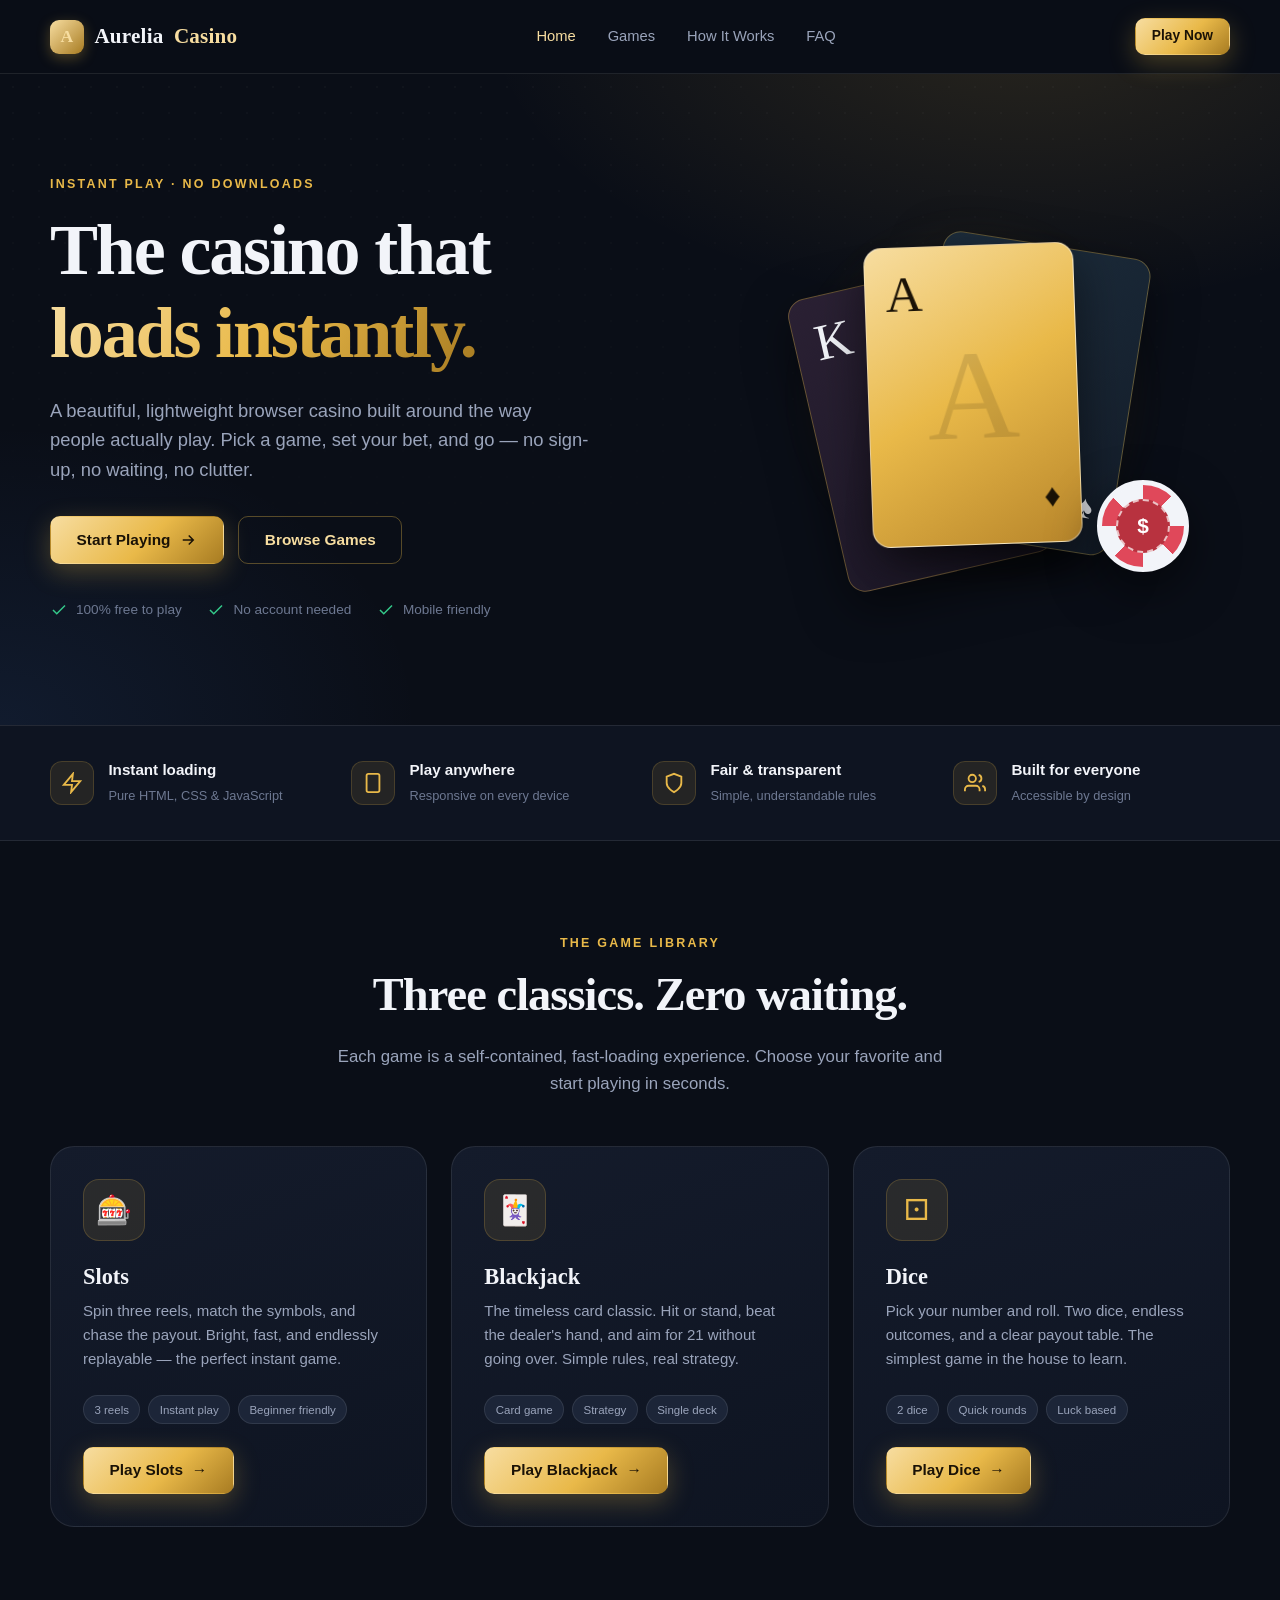
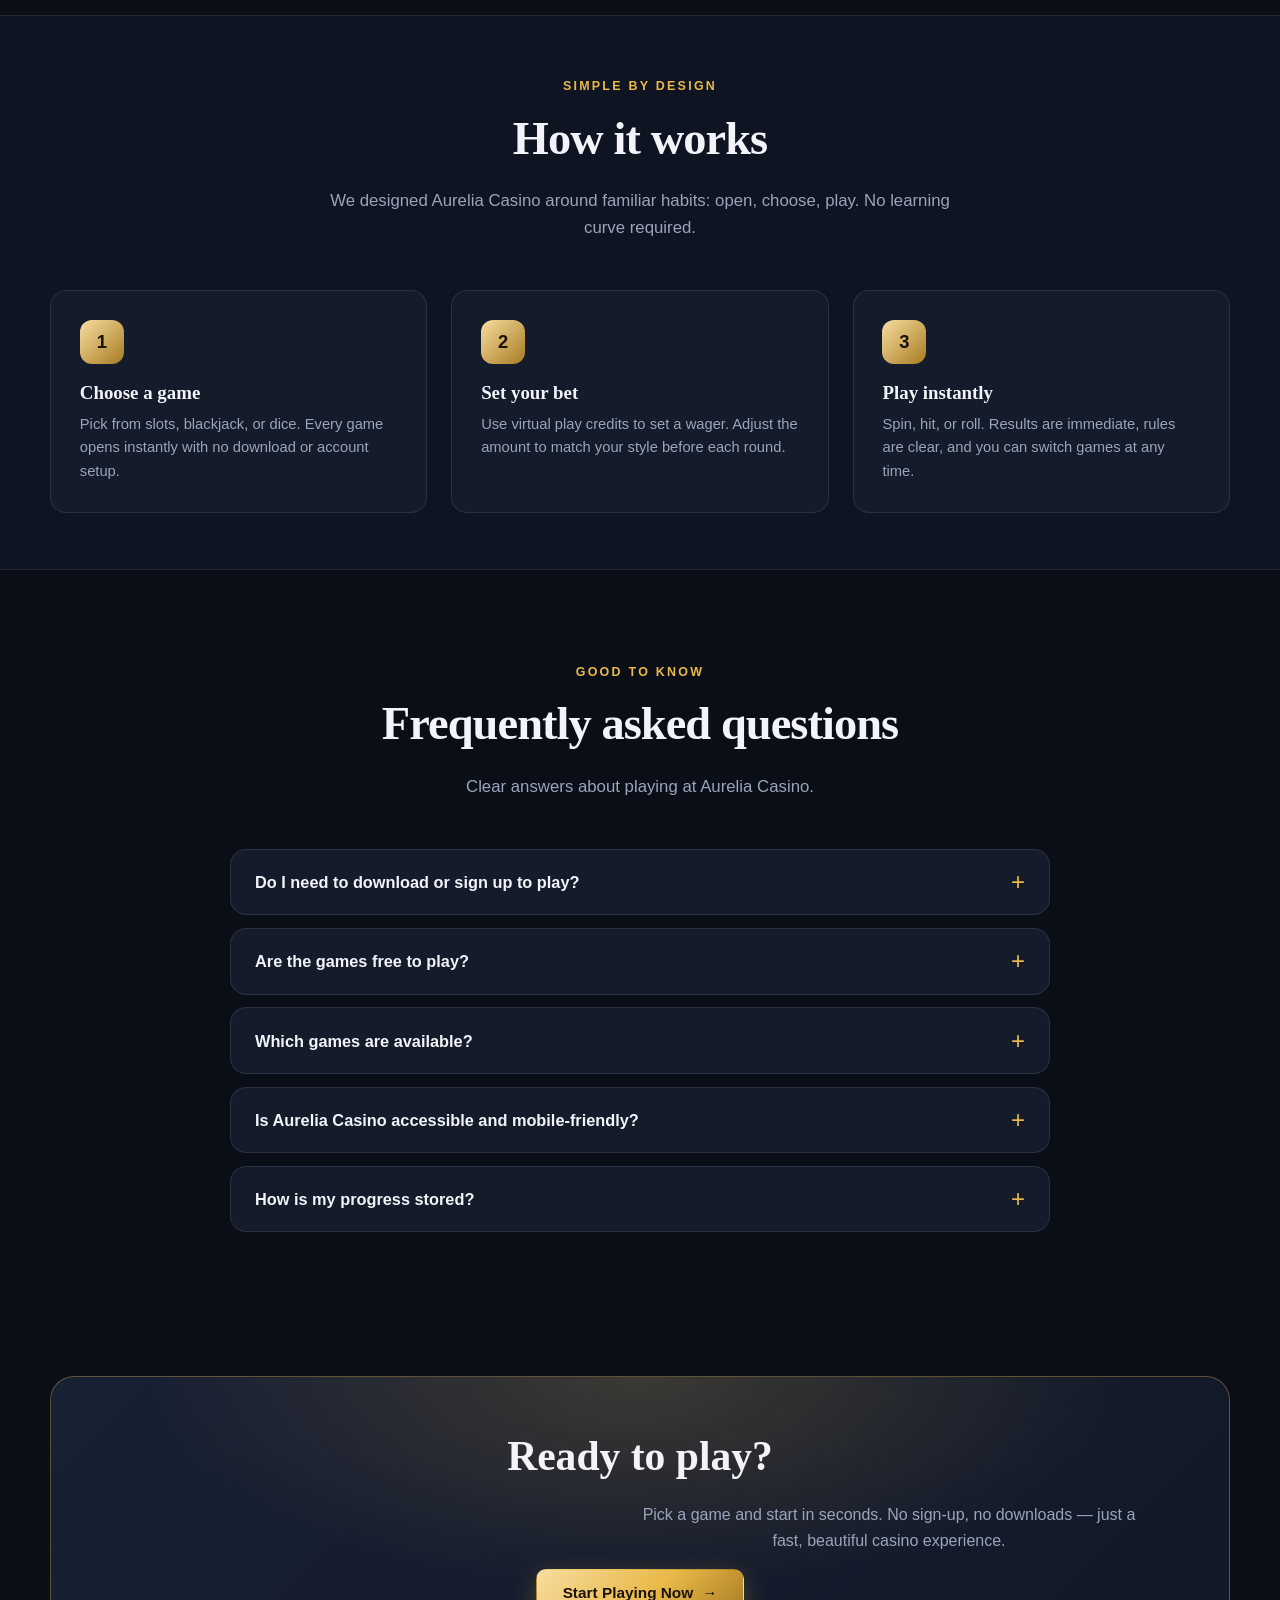
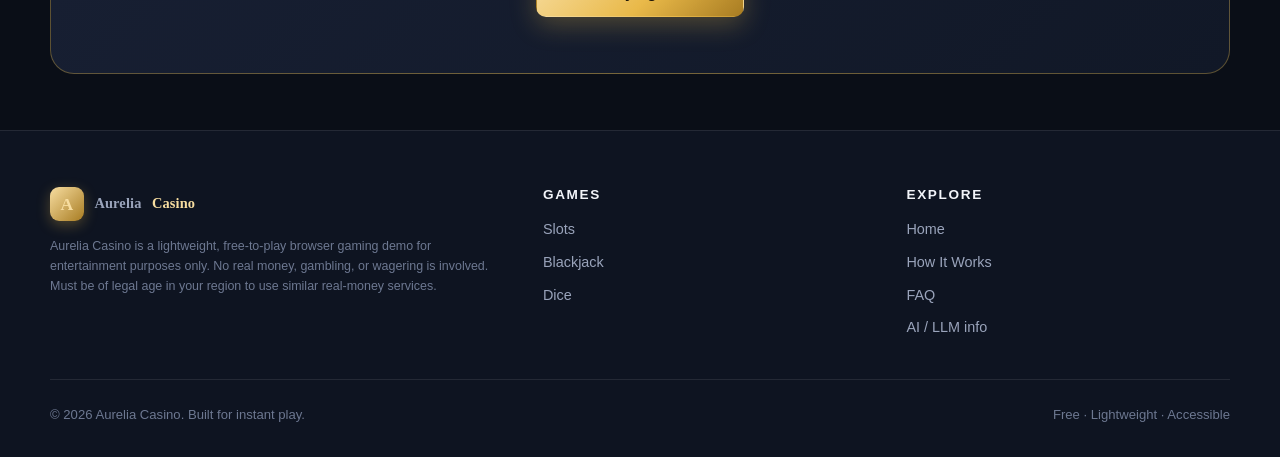
<file: index.html>
<!DOCTYPE html>
<html lang="en">
<head>
  <meta charset="UTF-8">
  <meta name="viewport" content="width=device-width, initial-scale=1.0">

  <!-- Primary meta tags -->
  <title>Aurelia Casino — Play Free Lightweight Casino Games in Your Browser</title>
  <meta name="description" content="Play free, lightweight casino games instantly in your browser. Try slots, blackjack, and dice with no downloads, no sign-up, and instant loading. A fast, accessible, open-style gaming experience.">
  <meta name="keywords" content="free casino games, browser casino, online slots, blackjack online, dice game, lightweight games, instant games, no download casino, HTML5 casino games, play casino free">
  <meta name="robots" content="index, follow, max-snippet:-1, max-image-preview:large, max-video-preview:-1">
  <meta name="author" content="Aurelia Casino">
  <meta name="theme-color" content="#0a0e17">
  <link rel="canonical" href="https://vip-4.github.io/aurelia-casino/">

  <!-- Open Graph -->
  <meta property="og:type" content="website">
  <meta property="og:site_name" content="Aurelia Casino">
  <meta property="og:title" content="Aurelia Casino — Play Free Casino Games Instantly">
  <meta property="og:description" content="A lightweight, beautiful casino experience. Play slots, blackjack, and dice in your browser — no downloads, no sign-up, instant load.">
  <meta property="og:url" content="https://vip-4.github.io/aurelia-casino/">
  <meta property="og:locale" content="en_US">

  <!-- Twitter Card -->
  <meta name="twitter:card" content="summary_large_image">
  <meta name="twitter:title" content="Aurelia Casino — Play Free Casino Games Instantly">
  <meta name="twitter:description" content="Lightweight, beautiful, instant-play casino games in your browser. No downloads, no sign-up.">
  <meta name="twitter:site" content="@aureliacasino">

  <!-- Performance: single local stylesheet, no external font requests -->
  <link rel="stylesheet" href="assets/css/styles.css">

  <!-- Structured data: WebSite + Organization + ItemList + FAQPage -->
  <script type="application/ld+json">
  {
    "@context": "https://schema.org",
    "@graph": [
      {
        "@type": "WebSite",
        "@id": "https://vip-4.github.io/aurelia-casino/#website",
        "url": "https://vip-4.github.io/aurelia-casino/",
        "name": "Aurelia Casino",
        "description": "Free, lightweight browser casino games including slots, blackjack, and dice.",
        "inLanguage": "en",
        "publisher": { "@id": "https://vip-4.github.io/aurelia-casino/#organization" }
      },
      {
        "@type": "Organization",
        "@id": "https://vip-4.github.io/aurelia-casino/#organization",
        "name": "Aurelia Casino",
        "url": "https://vip-4.github.io/aurelia-casino/",
        "description": "A lightweight, accessible browser gaming experience designed for instant play."
      },
      {
        "@type": "ItemList",
        "name": "Available casino games",
        "itemListElement": [
          { "@type": "ListItem", "position": 1, "name": "Slots", "url": "https://vip-4.github.io/aurelia-casino/games/slots.html" },
          { "@type": "ListItem", "position": 2, "name": "Blackjack", "url": "https://vip-4.github.io/aurelia-casino/games/blackjack.html" },
          { "@type": "ListItem", "position": 3, "name": "Dice", "url": "https://vip-4.github.io/aurelia-casino/games/dice.html" }
        ]
      },
      {
        "@type": "FAQPage",
        "@id": "https://vip-4.github.io/aurelia-casino/#faq",
        "mainEntity": [
          {
            "@type": "Question",
            "name": "Do I need to download or sign up to play?",
            "acceptedAnswer": { "@type": "Answer", "text": "No. Aurelia Casino runs entirely in your browser. There is no download, no installation, and no account required. Open a game and start playing instantly." }
          },
          {
            "@type": "Question",
            "name": "Are the games free to play?",
            "acceptedAnswer": { "@type": "Answer", "text": "Yes. All games use a virtual play balance and are free to play for entertainment. No real money is involved." }
          },
          {
            "@type": "Question",
            "name": "Which games are available?",
            "acceptedAnswer": { "@type": "Answer", "text": "You can play Slots, Blackjack, and Dice. Each game is lightweight, loads fast, and works on desktop and mobile devices." }
          },
          {
            "@type": "Question",
            "name": "Is Aurelia Casino accessible and mobile-friendly?",
            "acceptedAnswer": { "@type": "Answer", "text": "Yes. The interface follows accessibility best practices with semantic HTML, keyboard-friendly controls, visible focus states, and responsive layouts for all screen sizes." }
          }
        ]
      }
    ]
  }
  </script>
</head>
<body data-page="home">
  <a class="skip-link" href="#main">Skip to main content</a>

  <!-- ========== Header ========== -->
  <header class="site-header">
    <div class="container header-inner">
      <a class="brand" href="./" aria-label="Aurelia Casino home">
        <span class="brand-mark" aria-hidden="true">A</span>
        Aurelia <span>Casino</span>
      </a>
      <nav class="main-nav" id="main-nav" aria-label="Primary navigation">
        <a href="./" aria-current="page">Home</a>
        <a href="#games">Games</a>
        <a href="#how-it-works">How It Works</a>
        <a href="#faq">FAQ</a>
      </nav>
      <div class="header-actions">
        <a class="btn btn-primary btn-sm" href="games/slots.html">Play Now</a>
        <button class="menu-toggle" id="menu-toggle" aria-label="Toggle navigation" aria-expanded="false" aria-controls="main-nav">
          <svg width="22" height="22" viewBox="0 0 24 24" fill="none" stroke="currentColor" stroke-width="2" aria-hidden="true"><path d="M3 6h18M3 12h18M3 18h18"/></svg>
        </button>
      </div>
    </div>
  </header>

  <main id="main">
    <!-- ========== Hero ========== -->
    <section class="hero" aria-labelledby="hero-title">
      <div class="container hero-grid">
        <div class="hero-copy">
          <span class="eyebrow">Instant play · No downloads</span>
          <h1 id="hero-title">The casino that <span class="accent">loads instantly.</span></h1>
          <p class="hero-lead">A beautiful, lightweight browser casino built around the way people actually play. Pick a game, set your bet, and go — no sign-up, no waiting, no clutter.</p>
          <div class="hero-actions">
            <a class="btn btn-primary" href="games/slots.html">
              Start Playing
              <svg width="18" height="18" viewBox="0 0 24 24" fill="none" stroke="currentColor" stroke-width="2" aria-hidden="true"><path d="M5 12h14M13 6l6 6-6 6"/></svg>
            </a>
            <a class="btn btn-outline" href="#games">Browse Games</a>
          </div>
          <div class="hero-trust">
            <div><svg width="18" height="18" viewBox="0 0 24 24" fill="none" stroke="currentColor" stroke-width="2" aria-hidden="true"><path d="M20 6L9 17l-5-5"/></svg> 100% free to play</div>
            <div><svg width="18" height="18" viewBox="0 0 24 24" fill="none" stroke="currentColor" stroke-width="2" aria-hidden="true"><path d="M20 6L9 17l-5-5"/></svg> No account needed</div>
            <div><svg width="18" height="18" viewBox="0 0 24 24" fill="none" stroke="currentColor" stroke-width="2" aria-hidden="true"><path d="M20 6L9 17l-5-5"/></svg> Mobile friendly</div>
          </div>
        </div>
        <div class="hero-visual" aria-hidden="true">
          <div class="glow-ring"></div>
          <div class="float-card card-a"><span class="rank">K</span><span class="suit">&#9829;</span></div>
          <div class="float-card card-b"><span class="rank">Q</span><span class="suit">&#9824;</span></div>
          <div class="float-card card-main"><span class="rank">A</span><span class="suit">&#9830;</span></div>
          <div class="chip"><span>$</span></div>
        </div>
      </div>
    </section>

    <!-- ========== Trust bar ========== -->
    <section class="trust-bar" aria-label="Key benefits">
      <div class="container trust-grid">
        <div class="trust-item">
          <span class="ico" aria-hidden="true"><svg width="22" height="22" viewBox="0 0 24 24" fill="none" stroke="currentColor" stroke-width="2"><path d="M13 2L3 14h9l-1 8 10-12h-9l1-8z"/></svg></span>
          <span><strong>Instant loading</strong><small>Pure HTML, CSS &amp; JavaScript</small></span>
        </div>
        <div class="trust-item">
          <span class="ico" aria-hidden="true"><svg width="22" height="22" viewBox="0 0 24 24" fill="none" stroke="currentColor" stroke-width="2"><rect x="5" y="2" width="14" height="20" rx="2"/><path d="M12 18h.01"/></svg></span>
          <span><strong>Play anywhere</strong><small>Responsive on every device</small></span>
        </div>
        <div class="trust-item">
          <span class="ico" aria-hidden="true"><svg width="22" height="22" viewBox="0 0 24 24" fill="none" stroke="currentColor" stroke-width="2"><path d="M12 22s8-4 8-10V5l-8-3-8 3v7c0 6 8 10 8 10z"/></svg></span>
          <span><strong>Fair &amp; transparent</strong><small>Simple, understandable rules</small></span>
        </div>
        <div class="trust-item">
          <span class="ico" aria-hidden="true"><svg width="22" height="22" viewBox="0 0 24 24" fill="none" stroke="currentColor" stroke-width="2"><path d="M17 21v-2a4 4 0 00-4-4H5a4 4 0 00-4 4v2"/><circle cx="9" cy="7" r="4"/><path d="M23 21v-2a4 4 0 00-3-3.87M16 3.13a4 4 0 010 7.75"/></svg></span>
          <span><strong>Built for everyone</strong><small>Accessible by design</small></span>
        </div>
      </div>
    </section>

    <!-- ========== Games ========== -->
    <section class="section" id="games" aria-labelledby="games-title">
      <div class="container">
        <div class="text-center" style="margin-bottom:3rem">
          <span class="eyebrow">The game library</span>
          <h2 class="section-title" id="games-title">Three classics. Zero waiting.</h2>
          <p class="section-lead mx-auto">Each game is a self-contained, fast-loading experience. Choose your favorite and start playing in seconds.</p>
        </div>
        <div class="grid-3">
          <article class="game-card">
            <span class="game-icon" aria-hidden="true">&#127920;</span>
            <h3>Slots</h3>
            <p>Spin three reels, match the symbols, and chase the payout. Bright, fast, and endlessly replayable — the perfect instant game.</p>
            <div class="game-meta"><span class="tag">3 reels</span><span class="tag">Instant play</span><span class="tag">Beginner friendly</span></div>
            <a class="btn btn-primary" href="games/slots.html">Play Slots <span aria-hidden="true">&rarr;</span></a>
          </article>
          <article class="game-card">
            <span class="game-icon" aria-hidden="true">&#127183;</span>
            <h3>Blackjack</h3>
            <p>The timeless card classic. Hit or stand, beat the dealer's hand, and aim for 21 without going over. Simple rules, real strategy.</p>
            <div class="game-meta"><span class="tag">Card game</span><span class="tag">Strategy</span><span class="tag">Single deck</span></div>
            <a class="btn btn-primary" href="games/blackjack.html">Play Blackjack <span aria-hidden="true">&rarr;</span></a>
          </article>
          <article class="game-card">
            <span class="game-icon" aria-hidden="true">&#9856;</span>
            <h3>Dice</h3>
            <p>Pick your number and roll. Two dice, endless outcomes, and a clear payout table. The simplest game in the house to learn.</p>
            <div class="game-meta"><span class="tag">2 dice</span><span class="tag">Quick rounds</span><span class="tag">Luck based</span></div>
            <a class="btn btn-primary" href="games/dice.html">Play Dice <span aria-hidden="true">&rarr;</span></a>
          </article>
        </div>
      </div>
    </section>

    <!-- ========== How it works ========== -->
    <section class="section section-sm" id="how-it-works" aria-labelledby="how-title" style="background:var(--bg-alt);border-block:1px solid var(--border)">
      <div class="container">
        <div class="text-center" style="margin-bottom:3rem">
          <span class="eyebrow">Simple by design</span>
          <h2 class="section-title" id="how-title">How it works</h2>
          <p class="section-lead mx-auto">We designed Aurelia Casino around familiar habits: open, choose, play. No learning curve required.</p>
        </div>
        <div class="grid-3">
          <div class="step">
            <div class="step-num">1</div>
            <h3>Choose a game</h3>
            <p>Pick from slots, blackjack, or dice. Every game opens instantly with no download or account setup.</p>
          </div>
          <div class="step">
            <div class="step-num">2</div>
            <h3>Set your bet</h3>
            <p>Use virtual play credits to set a wager. Adjust the amount to match your style before each round.</p>
          </div>
          <div class="step">
            <div class="step-num">3</div>
            <h3>Play instantly</h3>
            <p>Spin, hit, or roll. Results are immediate, rules are clear, and you can switch games at any time.</p>
          </div>
        </div>
      </div>
    </section>

    <!-- ========== FAQ ========== -->
    <section class="section" id="faq" aria-labelledby="faq-title">
      <div class="container">
        <div class="text-center" style="margin-bottom:3rem">
          <span class="eyebrow">Good to know</span>
          <h2 class="section-title" id="faq-title">Frequently asked questions</h2>
          <p class="section-lead mx-auto">Clear answers about playing at Aurelia Casino.</p>
        </div>
        <div class="faq-list">
          <details class="faq">
            <summary>Do I need to download or sign up to play?</summary>
            <div class="faq-body">No. Aurelia Casino runs entirely in your browser. There is no download, no installation, and no account required. Open a game and start playing instantly.</div>
          </details>
          <details class="faq">
            <summary>Are the games free to play?</summary>
            <div class="faq-body">Yes. All games use a virtual play balance and are free to play for entertainment. No real money is involved, and there are no purchases.</div>
          </details>
          <details class="faq">
            <summary>Which games are available?</summary>
            <div class="faq-body">You can play Slots, Blackjack, and Dice. Each game is lightweight, loads fast, and works on desktop and mobile devices.</div>
          </details>
          <details class="faq">
            <summary>Is Aurelia Casino accessible and mobile-friendly?</summary>
            <div class="faq-body">Yes. The interface follows accessibility best practices with semantic HTML, keyboard-friendly controls, visible focus states, and responsive layouts for all screen sizes.</div>
          </details>
          <details class="faq">
            <summary>How is my progress stored?</summary>
            <div class="faq-body">Your virtual balance is stored locally in your browser using local storage. You can reset it at any time from any game page.</div>
          </details>
        </div>
      </div>
    </section>

    <!-- ========== CTA ========== -->
    <section class="section-sm" aria-label="Call to action">
      <div class="container">
        <div class="cta-band">
          <h2>Ready to play?</h2>
          <p>Pick a game and start in seconds. No sign-up, no downloads — just a fast, beautiful casino experience.</p>
          <a class="btn btn-primary" href="games/slots.html">Start Playing Now <span aria-hidden="true">&rarr;</span></a>
        </div>
      </div>
    </section>
  </main>

  <!-- ========== Footer ========== -->
  <footer class="site-footer">
    <div class="container">
      <div class="footer-grid">
        <div>
          <a class="brand" href="./"><span class="brand-mark" aria-hidden="true">A</span>Aurelia <span>Casino</span></a>
          <p class="disclaimer">Aurelia Casino is a lightweight, free-to-play browser gaming demo for entertainment purposes only. No real money, gambling, or wagering is involved. Must be of legal age in your region to use similar real-money services.</p>
        </div>
        <div>
          <h3>Games</h3>
          <ul>
            <li><a href="games/slots.html">Slots</a></li>
            <li><a href="games/blackjack.html">Blackjack</a></li>
            <li><a href="games/dice.html">Dice</a></li>
          </ul>
        </div>
        <div>
          <h3>Explore</h3>
          <ul>
            <li><a href="./">Home</a></li>
            <li><a href="#how-it-works">How It Works</a></li>
            <li><a href="#faq">FAQ</a></li>
            <li><a href="llms.txt">AI / LLM info</a></li>
          </ul>
        </div>
      </div>
      <div class="footer-bottom">
        <span>&copy; 2026 Aurelia Casino. Built for instant play.</span>
        <span>Free · Lightweight · Accessible</span>
      </div>
    </div>
  </footer>

  <script src="assets/js/site.js" defer></script>
</body>
</html>
</file>
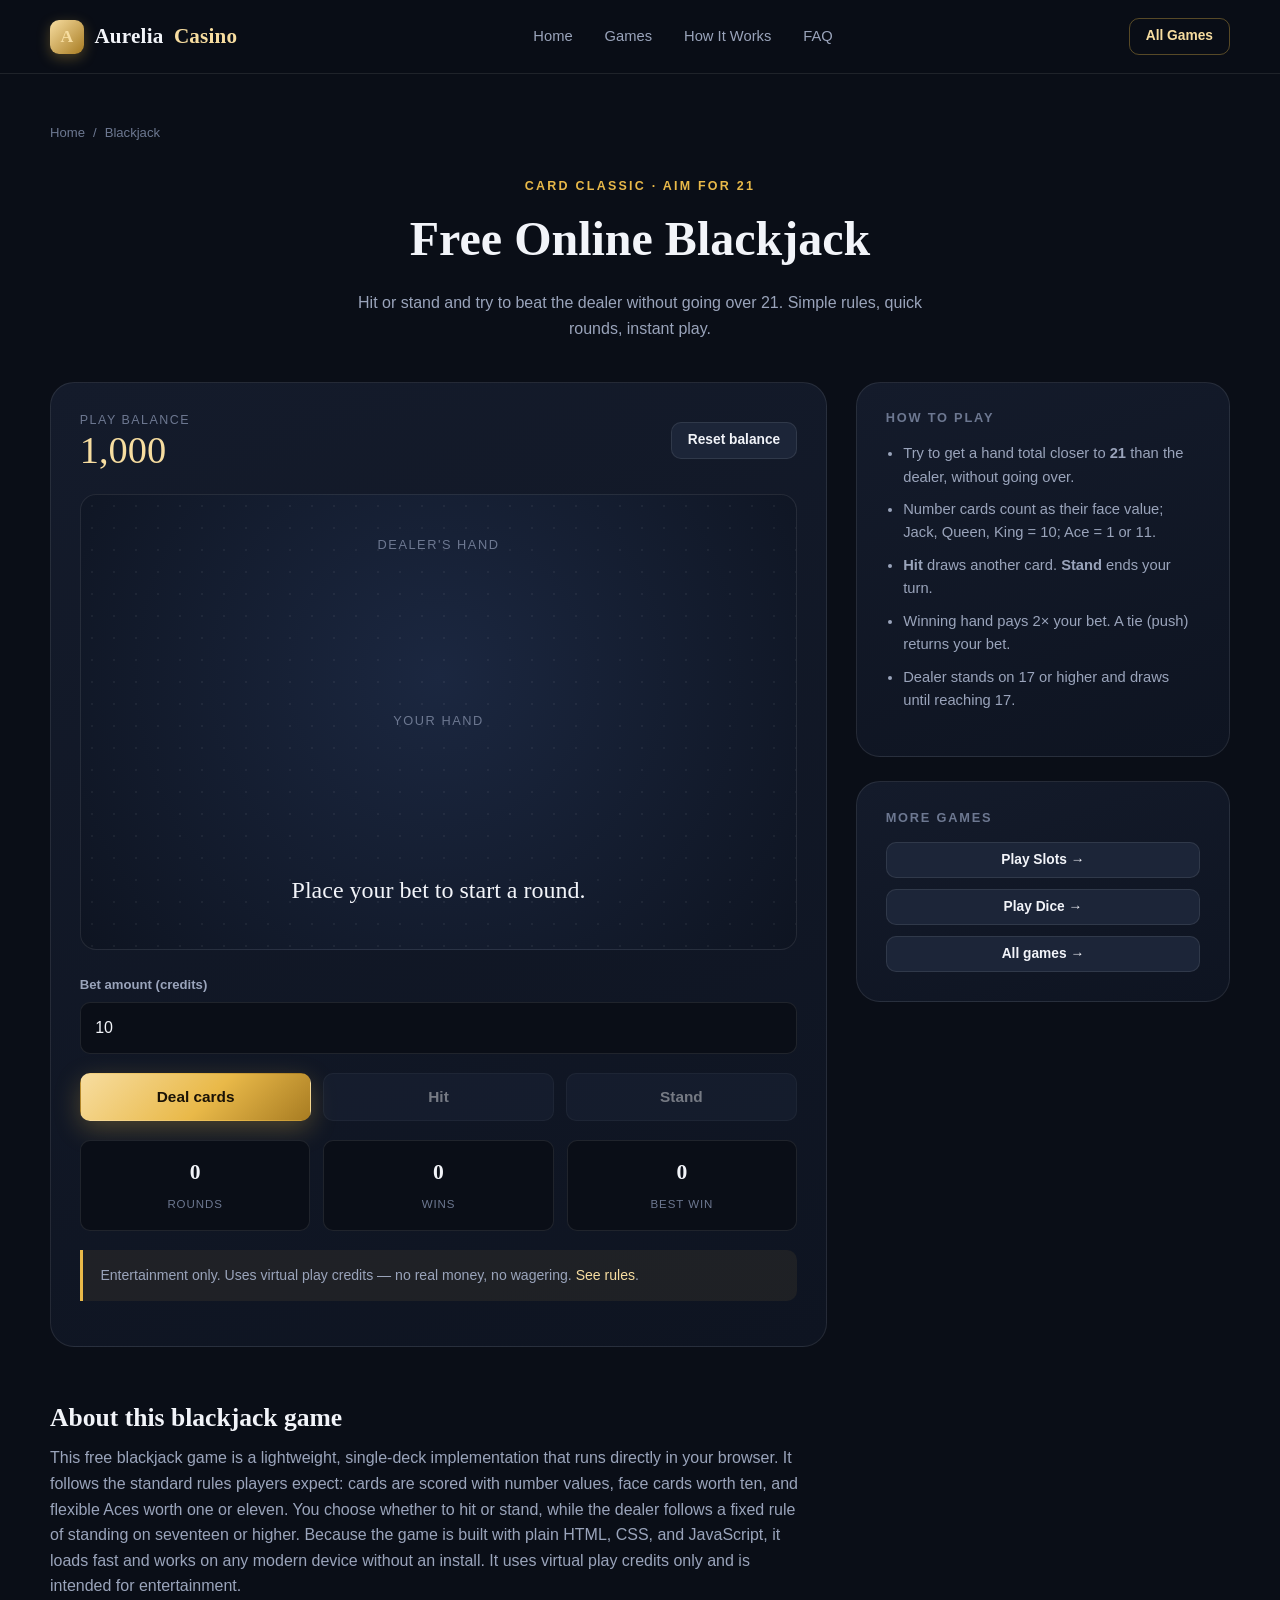
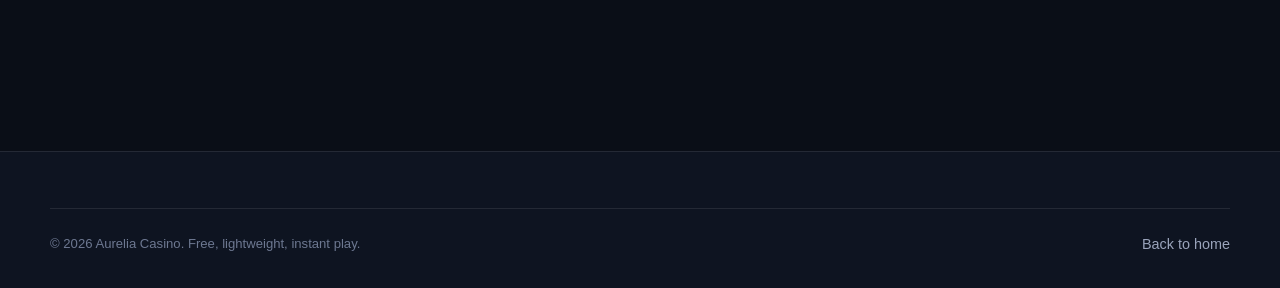
<file: games/blackjack.html>
<!DOCTYPE html>
<html lang="en">
<head>
  <meta charset="UTF-8">
  <meta name="viewport" content="width=device-width, initial-scale=1.0">

  <title>Play Free Blackjack Online — Beat the Dealer | Aurelia Casino</title>
  <meta name="description" content="Play free online blackjack in your browser. Hit or stand, beat the dealer, and aim for 21. No download, no sign-up — a fast, lightweight single-deck blackjack game.">
  <meta name="keywords" content="free online blackjack, play blackjack browser, single deck blackjack, blackjack no download, beat the dealer, free card game, instant blackjack">
  <meta name="robots" content="index, follow, max-snippet:-1, max-image-preview:large">
  <meta name="theme-color" content="#0a0e17">
  <link rel="canonical" href="https://vip-4.github.io/aurelia-casino/games/blackjack.html">

  <meta property="og:type" content="website">
  <meta property="og:site_name" content="Aurelia Casino">
  <meta property="og:title" content="Play Free Blackjack Online — Aurelia Casino">
  <meta property="og:description" content="A fast, lightweight single-deck blackjack game. Hit or stand and beat the dealer without downloads or sign-up.">
  <meta property="og:url" content="https://vip-4.github.io/aurelia-casino/games/blackjack.html">
  <meta name="twitter:card" content="summary_large_image">
  <meta name="twitter:title" content="Play Free Blackjack Online — Aurelia Casino">
  <meta name="twitter:description" content="Beat the dealer in a fast, free browser blackjack game. No download, no account.">

  <link rel="stylesheet" href="../assets/css/styles.css">

  <script type="application/ld+json">
  {
    "@context": "https://schema.org",
    "@graph": [
      {
        "@type": "WebPage",
        "@id": "https://vip-4.github.io/aurelia-casino/games/blackjack.html#webpage",
        "url": "https://vip-4.github.io/aurelia-casino/games/blackjack.html",
        "name": "Free Online Blackjack — Beat the Dealer",
        "description": "A free, lightweight single-deck blackjack game playable instantly in the browser.",
        "isPartOf": { "@id": "https://vip-4.github.io/aurelia-casino/#website" }
      },
      {
        "@type": "VideoGame",
        "name": "Aurelia Blackjack",
        "description": "A lightweight browser blackjack game with a single deck and simple hit-or-stand rules.",
        "genre": ["Casino", "Card Game"],
        "playMode": "SinglePlayer",
        "applicationCategory": "GameApplication",
        "operatingSystem": "Any (web browser)",
        "url": "https://vip-4.github.io/aurelia-casino/games/blackjack.html",
        "offers": { "@type": "Offer", "price": "0", "priceCurrency": "USD" }
      },
      {
        "@type": "BreadcrumbList",
        "itemListElement": [
          { "@type": "ListItem", "position": 1, "name": "Home", "item": "https://vip-4.github.io/aurelia-casino/" },
          { "@type": "ListItem", "position": 2, "name": "Blackjack", "item": "https://vip-4.github.io/aurelia-casino/games/blackjack.html" }
        ]
      },
      {
        "@type": "FAQPage",
        "mainEntity": [
          { "@type": "Question", "name": "What is the goal of blackjack?", "acceptedAnswer": { "@type": "Answer", "text": "The goal is to have a hand total closer to 21 than the dealer without exceeding 21. You are dealt two cards and may draw more with Hit, or keep your hand with Stand." } },
          { "@type": "Question", "name": "What do Hit and Stand mean?", "acceptedAnswer": { "@type": "Answer", "text": "Hit draws another card for you. Stand ends your turn and lets the dealer play out their hand. Choose Stand when you believe your total is strong enough." } },
          { "@type": "Question", "name": "How are card values counted?", "acceptedAnswer": { "@type": "Answer", "text": "Number cards are worth their face value, face cards (Jack, Queen, King) are worth 10, and an Ace is worth 1 or 11 — whichever keeps the hand at or below 21." } },
          { "@type": "Question", "name": "Is this blackjack game free?", "acceptedAnswer": { "@type": "Answer", "text": "Yes. The game uses virtual play credits only, requires no real money, and needs no download or account." } }
        ]
      }
    ]
  }
  </script>
</head>
<body data-page="game" data-game="blackjack">
  <a class="skip-link" href="#main">Skip to main content</a>

  <header class="site-header">
    <div class="container header-inner">
      <a class="brand" href="../" aria-label="Aurelia Casino home">
        <span class="brand-mark" aria-hidden="true">A</span>Aurelia <span>Casino</span>
      </a>
      <nav class="main-nav" id="main-nav" aria-label="Primary navigation">
        <a href="../">Home</a>
        <a href="../#games">Games</a>
        <a href="../#how-it-works">How It Works</a>
        <a href="../#faq">FAQ</a>
      </nav>
      <div class="header-actions">
        <a class="btn btn-outline btn-sm" href="../#games">All Games</a>
        <button class="menu-toggle" id="menu-toggle" aria-label="Toggle navigation" aria-expanded="false" aria-controls="main-nav">
          <svg width="22" height="22" viewBox="0 0 24 24" fill="none" stroke="currentColor" stroke-width="2" aria-hidden="true"><path d="M3 6h18M3 12h18M3 18h18"/></svg>
        </button>
      </div>
    </div>
  </header>

  <main id="main" class="game-shell">
    <div class="container">
      <nav class="breadcrumb" aria-label="Breadcrumb">
        <a href="../">Home</a><span aria-hidden="true">/</span><span aria-current="page">Blackjack</span>
      </nav>

      <header class="game-head">
        <span class="eyebrow">Card classic · Aim for 21</span>
        <h1>Free Online Blackjack</h1>
        <p>Hit or stand and try to beat the dealer without going over 21. Simple rules, quick rounds, instant play.</p>
      </header>

      <div class="game-layout">
        <section class="panel" aria-labelledby="bj-heading">
          <h2 class="sr-only" id="bj-heading">Blackjack game table</h2>

          <div class="bankroll" style="margin-bottom:1.5rem">
            <div>
              <div class="balance-label">Play balance</div>
              <div class="balance-value" id="balance">1,000</div>
            </div>
            <button class="btn btn-ghost btn-sm" id="reset-balance" type="button">Reset balance</button>
          </div>

          <div class="stage">
            <div style="width:100%;position:relative;z-index:1">
              <div class="hand-label">Dealer's hand <span class="hand-total" id="dealer-total"></span></div>
              <div class="cards-row" id="dealer-cards" aria-label="Dealer cards"></div>
              <div class="hand-label">Your hand <span class="hand-total" id="player-total"></span></div>
              <div class="cards-row" id="player-cards" aria-label="Your cards"></div>
              <p class="message" id="message" role="status" aria-live="polite">Place your bet to start a round.</p>
            </div>
          </div>

          <div style="margin-top:1.5rem">
            <div class="field">
              <label for="bet-amount">Bet amount (credits)</label>
              <input type="number" id="bet-amount" min="1" max="500" value="10" step="1" inputmode="numeric">
            </div>
            <div class="btn-row">
              <button class="btn btn-primary" id="deal-btn" type="button">Deal cards</button>
              <button class="btn btn-ghost" id="hit-btn" type="button" disabled>Hit</button>
              <button class="btn btn-ghost" id="stand-btn" type="button" disabled>Stand</button>
            </div>
            <div class="stat-grid">
              <div class="stat"><b id="stat-rounds">0</b><span>Rounds</span></div>
              <div class="stat"><b id="stat-wins">0</b><span>Wins</span></div>
              <div class="stat"><b id="stat-best">0</b><span>Best win</span></div>
            </div>
            <p class="notice">Entertainment only. Uses virtual play credits — no real money, no wagering. <a href="#rules" style="color:var(--gold-soft)">See rules</a>.</p>
          </div>
        </section>

        <aside style="display:grid;gap:1.5rem">
          <section class="panel" id="rules" aria-labelledby="rules-heading">
            <h2 class="panel-title" id="rules-heading">How to play</h2>
            <ul class="rules-list">
              <li>Try to get a hand total closer to <strong>21</strong> than the dealer, without going over.</li>
              <li>Number cards count as their face value; Jack, Queen, King = 10; Ace = 1 or 11.</li>
              <li><strong>Hit</strong> draws another card. <strong>Stand</strong> ends your turn.</li>
              <li>Winning hand pays 2&times; your bet. A tie (push) returns your bet.</li>
              <li>Dealer stands on 17 or higher and draws until reaching 17.</li>
            </ul>
          </section>
          <section class="panel" aria-labelledby="quick-heading">
            <h2 class="panel-title" id="quick-heading">More games</h2>
            <div style="display:grid;gap:.7rem">
              <a class="btn btn-ghost btn-sm" href="slots.html">Play Slots &rarr;</a>
              <a class="btn btn-ghost btn-sm" href="dice.html">Play Dice &rarr;</a>
              <a class="btn btn-ghost btn-sm" href="../#games">All games &rarr;</a>
            </div>
          </section>
        </aside>
      </div>

      <section class="section-sm" aria-labelledby="about-bj">
        <h2 id="about-bj" style="font-size:1.6rem">About this blackjack game</h2>
        <p style="color:var(--text-muted);max-width:760px">This free blackjack game is a lightweight, single-deck implementation that runs directly in your browser. It follows the standard rules players expect: cards are scored with number values, face cards worth ten, and flexible Aces worth one or eleven. You choose whether to hit or stand, while the dealer follows a fixed rule of standing on seventeen or higher. Because the game is built with plain HTML, CSS, and JavaScript, it loads fast and works on any modern device without an install. It uses virtual play credits only and is intended for entertainment.</p>
      </section>
    </div>
  </main>

  <footer class="site-footer">
    <div class="container footer-bottom">
      <span>&copy; 2026 Aurelia Casino. Free, lightweight, instant play.</span>
      <a href="../" style="color:var(--text-muted)">Back to home</a>
    </div>
  </footer>

  <script src="../assets/js/site.js" defer></script>
  <script src="../assets/js/games.js" defer></script>
</body>
</html>
</file>
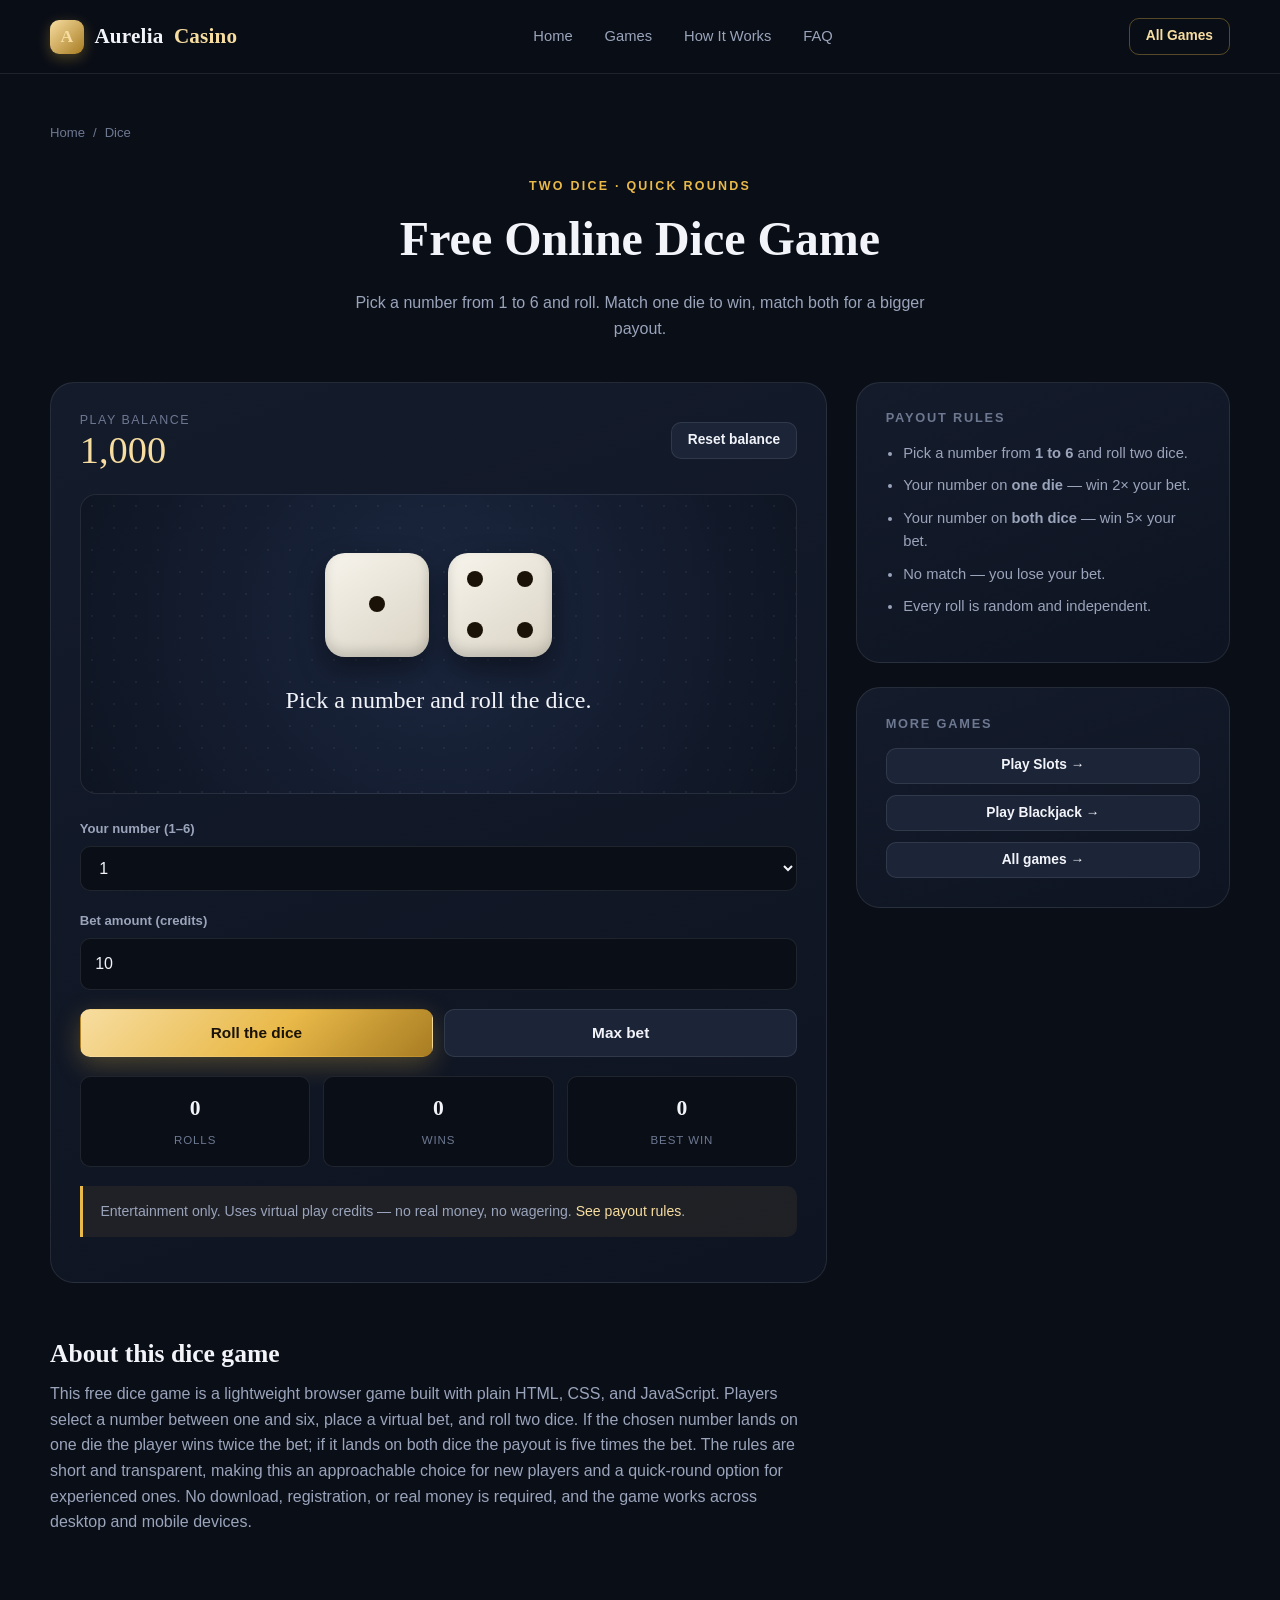
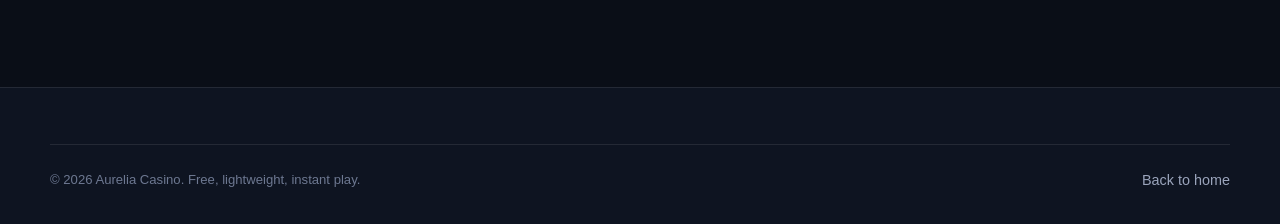
<file: games/dice.html>
<!DOCTYPE html>
<html lang="en">
<head>
  <meta charset="UTF-8">
  <meta name="viewport" content="width=device-width, initial-scale=1.0">

  <title>Play Free Dice Game Online — Pick a Number | Aurelia Casino</title>
  <meta name="description" content="Play a free online dice game in your browser. Pick a number, roll two dice, and win virtual credits based on clear payout rules. No download, no sign-up, instant play.">
  <meta name="keywords" content="free online dice game, roll dice online, pick a number dice game, browser dice game, no download dice, instant dice game, free casino dice">
  <meta name="robots" content="index, follow, max-snippet:-1, max-image-preview:large">
  <meta name="theme-color" content="#0a0e17">
  <link rel="canonical" href="https://vip-4.github.io/aurelia-casino/games/dice.html">

  <meta property="og:type" content="website">
  <meta property="og:site_name" content="Aurelia Casino">
  <meta property="og:title" content="Play Free Dice Game Online — Aurelia Casino">
  <meta property="og:description" content="Pick a number and roll two dice in a fast, free browser game with clear payout rules.">
  <meta property="og:url" content="https://vip-4.github.io/aurelia-casino/games/dice.html">
  <meta name="twitter:card" content="summary_large_image">
  <meta name="twitter:title" content="Play Free Dice Game Online — Aurelia Casino">
  <meta name="twitter:description" content="A simple, fast dice game you can play instantly in your browser. No download, no account.">

  <link rel="stylesheet" href="../assets/css/styles.css">

  <script type="application/ld+json">
  {
    "@context": "https://schema.org",
    "@graph": [
      {
        "@type": "WebPage",
        "@id": "https://vip-4.github.io/aurelia-casino/games/dice.html#webpage",
        "url": "https://vip-4.github.io/aurelia-casino/games/dice.html",
        "name": "Free Online Dice Game — Pick a Number",
        "description": "A free, lightweight two-dice game playable instantly in the browser.",
        "isPartOf": { "@id": "https://vip-4.github.io/aurelia-casino/#website" }
      },
      {
        "@type": "VideoGame",
        "name": "Aurelia Dice",
        "description": "A lightweight browser dice game where players pick a number and roll two dice.",
        "genre": ["Casino", "Dice Game"],
        "playMode": "SinglePlayer",
        "applicationCategory": "GameApplication",
        "operatingSystem": "Any (web browser)",
        "url": "https://vip-4.github.io/aurelia-casino/games/dice.html",
        "offers": { "@type": "Offer", "price": "0", "priceCurrency": "USD" }
      },
      {
        "@type": "BreadcrumbList",
        "itemListElement": [
          { "@type": "ListItem", "position": 1, "name": "Home", "item": "https://vip-4.github.io/aurelia-casino/" },
          { "@type": "ListItem", "position": 2, "name": "Dice", "item": "https://vip-4.github.io/aurelia-casino/games/dice.html" }
        ]
      },
      {
        "@type": "FAQPage",
        "mainEntity": [
          { "@type": "Question", "name": "How do you play the dice game?", "acceptedAnswer": { "@type": "Answer", "text": "Choose a number from 1 to 6, set your bet, and roll two dice. If your chosen number appears on either die, you win. If it appears on both dice, you win a larger payout." } },
          { "@type": "Question", "name": "What are the dice payouts?", "acceptedAnswer": { "@type": "Answer", "text": "If your number appears on one die, you win 2x your bet. If it appears on both dice, you win 5x your bet. If it does not appear, you lose your bet." } },
          { "@type": "Question", "name": "Is the dice game free to play?", "acceptedAnswer": { "@type": "Answer", "text": "Yes. The game uses virtual play credits only, requires no real money, and needs no download or account." } }
        ]
      }
    ]
  }
  </script>
</head>
<body data-page="game" data-game="dice">
  <a class="skip-link" href="#main">Skip to main content</a>

  <header class="site-header">
    <div class="container header-inner">
      <a class="brand" href="../" aria-label="Aurelia Casino home">
        <span class="brand-mark" aria-hidden="true">A</span>Aurelia <span>Casino</span>
      </a>
      <nav class="main-nav" id="main-nav" aria-label="Primary navigation">
        <a href="../">Home</a>
        <a href="../#games">Games</a>
        <a href="../#how-it-works">How It Works</a>
        <a href="../#faq">FAQ</a>
      </nav>
      <div class="header-actions">
        <a class="btn btn-outline btn-sm" href="../#games">All Games</a>
        <button class="menu-toggle" id="menu-toggle" aria-label="Toggle navigation" aria-expanded="false" aria-controls="main-nav">
          <svg width="22" height="22" viewBox="0 0 24 24" fill="none" stroke="currentColor" stroke-width="2" aria-hidden="true"><path d="M3 6h18M3 12h18M3 18h18"/></svg>
        </button>
      </div>
    </div>
  </header>

  <main id="main" class="game-shell">
    <div class="container">
      <nav class="breadcrumb" aria-label="Breadcrumb">
        <a href="../">Home</a><span aria-hidden="true">/</span><span aria-current="page">Dice</span>
      </nav>

      <header class="game-head">
        <span class="eyebrow">Two dice · Quick rounds</span>
        <h1>Free Online Dice Game</h1>
        <p>Pick a number from 1 to 6 and roll. Match one die to win, match both for a bigger payout.</p>
      </header>

      <div class="game-layout">
        <section class="panel" aria-labelledby="dice-heading">
          <h2 class="sr-only" id="dice-heading">Dice game</h2>

          <div class="bankroll" style="margin-bottom:1.5rem">
            <div>
              <div class="balance-label">Play balance</div>
              <div class="balance-value" id="balance">1,000</div>
            </div>
            <button class="btn btn-ghost btn-sm" id="reset-balance" type="button">Reset balance</button>
          </div>

          <div class="stage">
            <div style="width:100%;position:relative;z-index:1;text-align:center">
              <div class="dice-row" id="dice-row" aria-label="Two dice">
                <div class="die" id="die-0"></div>
                <div class="die" id="die-1"></div>
              </div>
              <p class="message" id="message" role="status" aria-live="polite" style="margin-top:1.5rem">Pick a number and roll the dice.</p>
            </div>
          </div>

          <div style="margin-top:1.5rem">
            <div class="field">
              <label for="pick-number">Your number (1–6)</label>
              <select id="pick-number">
                <option value="1">1</option><option value="2">2</option><option value="3">3</option>
                <option value="4">4</option><option value="5">5</option><option value="6">6</option>
              </select>
            </div>
            <div class="field">
              <label for="bet-amount">Bet amount (credits)</label>
              <input type="number" id="bet-amount" min="1" max="500" value="10" step="1" inputmode="numeric">
            </div>
            <div class="btn-row">
              <button class="btn btn-primary" id="roll-btn" type="button">Roll the dice</button>
              <button class="btn btn-ghost" id="max-bet" type="button">Max bet</button>
            </div>
            <div class="stat-grid">
              <div class="stat"><b id="stat-rolls">0</b><span>Rolls</span></div>
              <div class="stat"><b id="stat-wins">0</b><span>Wins</span></div>
              <div class="stat"><b id="stat-best">0</b><span>Best win</span></div>
            </div>
            <p class="notice">Entertainment only. Uses virtual play credits — no real money, no wagering. <a href="#rules" style="color:var(--gold-soft)">See payout rules</a>.</p>
          </div>
        </section>

        <aside style="display:grid;gap:1.5rem">
          <section class="panel" id="rules" aria-labelledby="rules-heading">
            <h2 class="panel-title" id="rules-heading">Payout rules</h2>
            <ul class="rules-list">
              <li>Pick a number from <strong>1 to 6</strong> and roll two dice.</li>
              <li>Your number on <strong>one die</strong> — win 2&times; your bet.</li>
              <li>Your number on <strong>both dice</strong> — win 5&times; your bet.</li>
              <li>No match — you lose your bet.</li>
              <li>Every roll is random and independent.</li>
            </ul>
          </section>
          <section class="panel" aria-labelledby="quick-heading">
            <h2 class="panel-title" id="quick-heading">More games</h2>
            <div style="display:grid;gap:.7rem">
              <a class="btn btn-ghost btn-sm" href="slots.html">Play Slots &rarr;</a>
              <a class="btn btn-ghost btn-sm" href="blackjack.html">Play Blackjack &rarr;</a>
              <a class="btn btn-ghost btn-sm" href="../#games">All games &rarr;</a>
            </div>
          </section>
        </aside>
      </div>

      <section class="section-sm" aria-labelledby="about-dice">
        <h2 id="about-dice" style="font-size:1.6rem">About this dice game</h2>
        <p style="color:var(--text-muted);max-width:760px">This free dice game is a lightweight browser game built with plain HTML, CSS, and JavaScript. Players select a number between one and six, place a virtual bet, and roll two dice. If the chosen number lands on one die the player wins twice the bet; if it lands on both dice the payout is five times the bet. The rules are short and transparent, making this an approachable choice for new players and a quick-round option for experienced ones. No download, registration, or real money is required, and the game works across desktop and mobile devices.</p>
      </section>
    </div>
  </main>

  <footer class="site-footer">
    <div class="container footer-bottom">
      <span>&copy; 2026 Aurelia Casino. Free, lightweight, instant play.</span>
      <a href="../" style="color:var(--text-muted)">Back to home</a>
    </div>
  </footer>

  <script src="../assets/js/site.js" defer></script>
  <script src="../assets/js/games.js" defer></script>
</body>
</html>
</file>
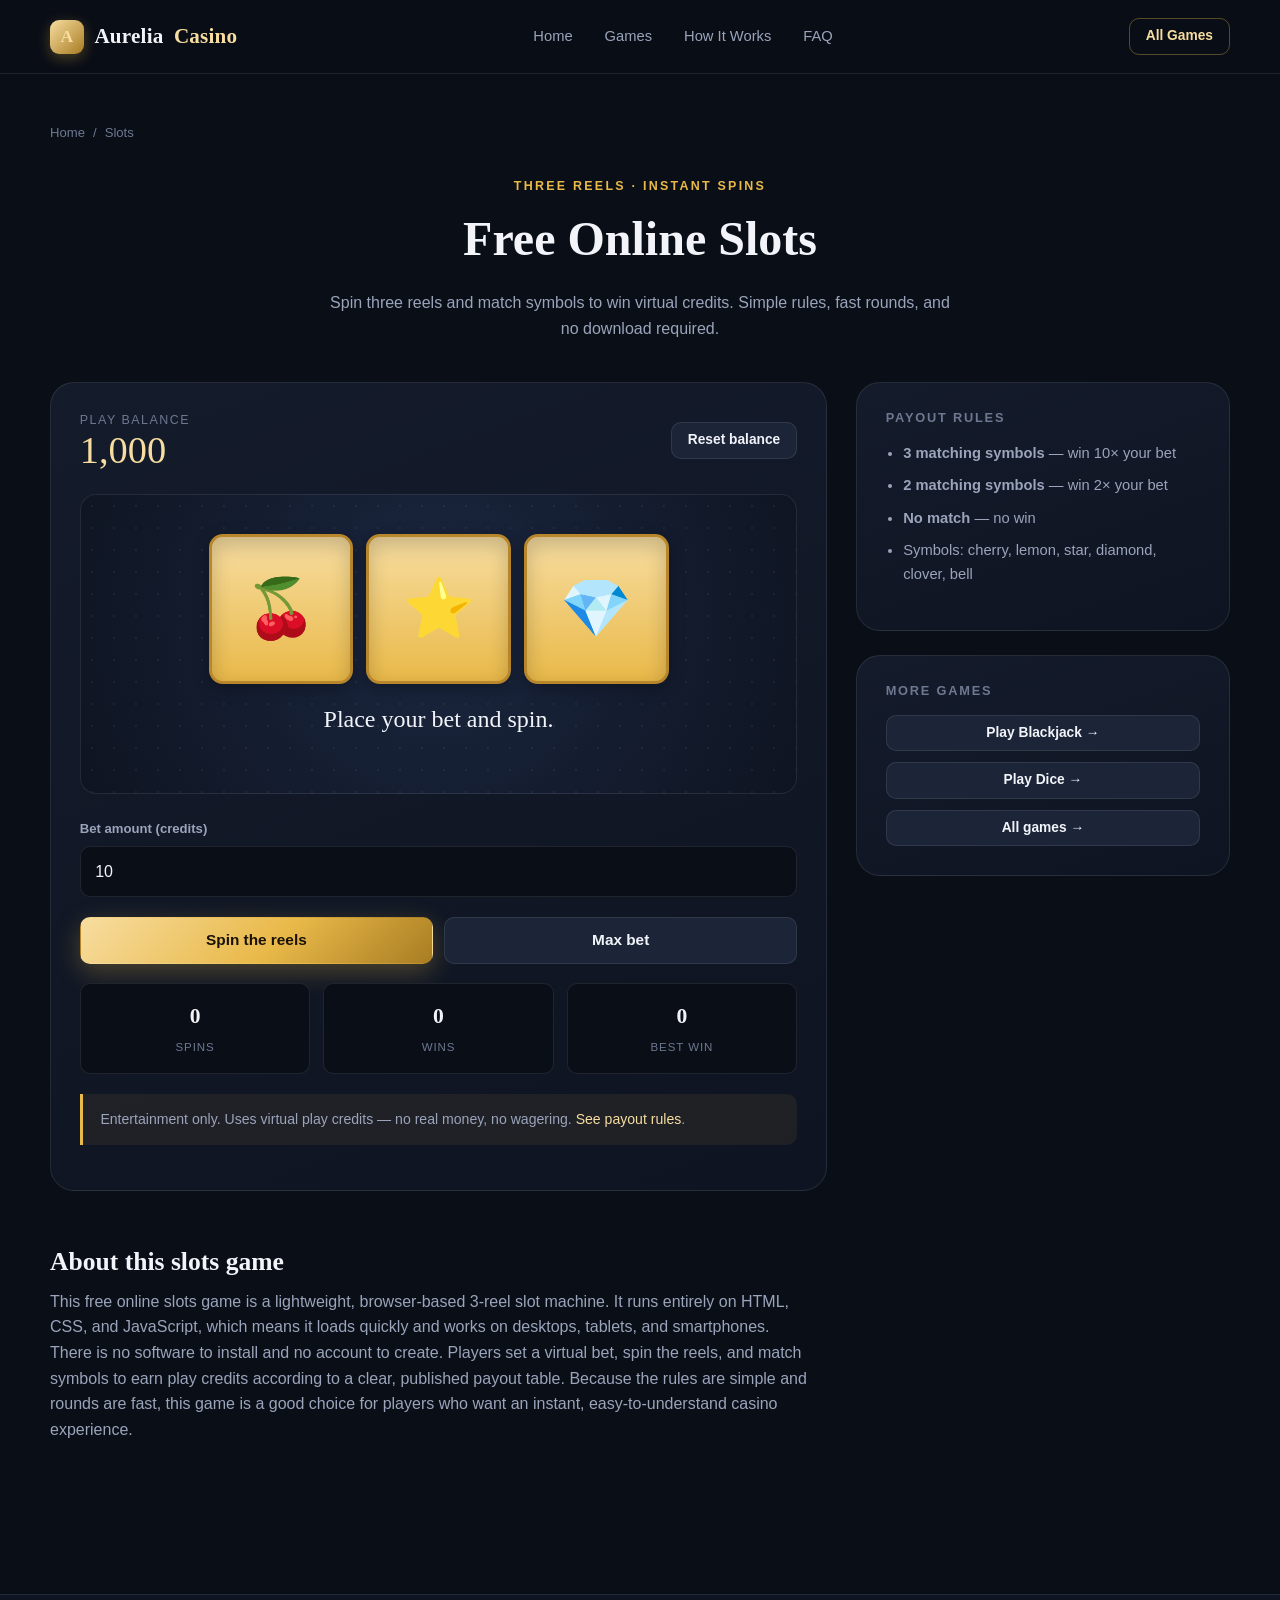
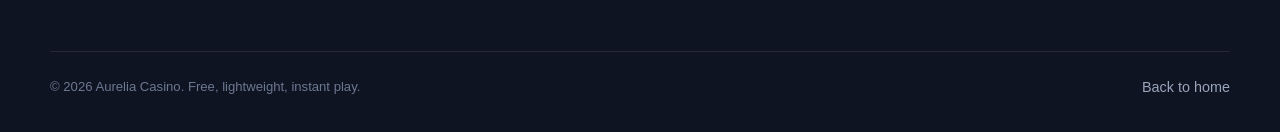
<file: games/slots.html>
<!DOCTYPE html>
<html lang="en">
<head>
  <meta charset="UTF-8">
  <meta name="viewport" content="width=device-width, initial-scale=1.0">

  <title>Play Free Online Slots — 3-Reel Instant Slot Game | Aurelia Casino</title>
  <meta name="description" content="Play a free 3-reel online slots game instantly in your browser. No download, no sign-up. Spin, match symbols, and win virtual credits with fast, lightweight gameplay.">
  <meta name="keywords" content="free online slots, 3 reel slots, browser slots game, instant slots, no download slots, free slot machine, play slots online free">
  <meta name="robots" content="index, follow, max-snippet:-1, max-image-preview:large">
  <meta name="theme-color" content="#0a0e17">
  <link rel="canonical" href="https://vip-4.github.io/aurelia-casino/games/slots.html">

  <meta property="og:type" content="website">
  <meta property="og:site_name" content="Aurelia Casino">
  <meta property="og:title" content="Play Free Online Slots — Aurelia Casino">
  <meta property="og:description" content="Spin a free 3-reel slot machine in your browser. Instant, lightweight, and no sign-up required.">
  <meta property="og:url" content="https://vip-4.github.io/aurelia-casino/games/slots.html">
  <meta name="twitter:card" content="summary_large_image">
  <meta name="twitter:title" content="Play Free Online Slots — Aurelia Casino">
  <meta name="twitter:description" content="A fast, beautiful 3-reel slots game you can play instantly in your browser.">

  <link rel="stylesheet" href="../assets/css/styles.css">

  <script type="application/ld+json">
  {
    "@context": "https://schema.org",
    "@graph": [
      {
        "@type": "WebPage",
        "@id": "https://vip-4.github.io/aurelia-casino/games/slots.html#webpage",
        "url": "https://vip-4.github.io/aurelia-casino/games/slots.html",
        "name": "Free Online Slots — 3-Reel Slot Game",
        "description": "A free, lightweight 3-reel slots game playable instantly in the browser.",
        "isPartOf": { "@id": "https://vip-4.github.io/aurelia-casino/#website" }
      },
      {
        "@type": "VideoGame",
        "name": "Aurelia 3-Reel Slots",
        "description": "A lightweight browser slots game with three reels and simple payout rules.",
        "genre": ["Casino", "Slots"],
        "playMode": "SinglePlayer",
        "applicationCategory": "GameApplication",
        "operatingSystem": "Any (web browser)",
        "url": "https://vip-4.github.io/aurelia-casino/games/slots.html",
        "offers": { "@type": "Offer", "price": "0", "priceCurrency": "USD" }
      },
      {
        "@type": "BreadcrumbList",
        "itemListElement": [
          { "@type": "ListItem", "position": 1, "name": "Home", "item": "https://vip-4.github.io/aurelia-casino/" },
          { "@type": "ListItem", "position": 2, "name": "Slots", "item": "https://vip-4.github.io/aurelia-casino/games/slots.html" }
        ]
      },
      {
        "@type": "FAQPage",
        "mainEntity": [
          { "@type": "Question", "name": "How do you play the slots game?", "acceptedAnswer": { "@type": "Answer", "text": "Set your bet amount and press Spin. Three reels will stop on random symbols. Matching two or more identical symbols on a payline awards virtual credits based on the payout table." } },
          { "@type": "Question", "name": "What are the payout rules?", "acceptedAnswer": { "@type": "Answer", "text": "Three identical symbols pay 10x your bet, two identical symbols pay 2x your bet, and no match returns zero. The exact payout is displayed in the rules panel on the game page." } },
          { "@type": "Question", "name": "Is this slots game free?", "acceptedAnswer": { "@type": "Answer", "text": "Yes. The game uses virtual play credits only, requires no real money, and needs no download or account." } }
        ]
      }
    ]
  }
  </script>
</head>
<body data-page="game" data-game="slots">
  <a class="skip-link" href="#main">Skip to main content</a>

  <header class="site-header">
    <div class="container header-inner">
      <a class="brand" href="../" aria-label="Aurelia Casino home">
        <span class="brand-mark" aria-hidden="true">A</span>Aurelia <span>Casino</span>
      </a>
      <nav class="main-nav" id="main-nav" aria-label="Primary navigation">
        <a href="../">Home</a>
        <a href="../#games">Games</a>
        <a href="../#how-it-works">How It Works</a>
        <a href="../#faq">FAQ</a>
      </nav>
      <div class="header-actions">
        <a class="btn btn-outline btn-sm" href="../#games">All Games</a>
        <button class="menu-toggle" id="menu-toggle" aria-label="Toggle navigation" aria-expanded="false" aria-controls="main-nav">
          <svg width="22" height="22" viewBox="0 0 24 24" fill="none" stroke="currentColor" stroke-width="2" aria-hidden="true"><path d="M3 6h18M3 12h18M3 18h18"/></svg>
        </button>
      </div>
    </div>
  </header>

  <main id="main" class="game-shell">
    <div class="container">
      <nav class="breadcrumb" aria-label="Breadcrumb">
        <a href="../">Home</a><span aria-hidden="true">/</span><span aria-current="page">Slots</span>
      </nav>

      <header class="game-head">
        <span class="eyebrow">Three reels · Instant spins</span>
        <h1>Free Online Slots</h1>
        <p>Spin three reels and match symbols to win virtual credits. Simple rules, fast rounds, and no download required.</p>
      </header>

      <div class="game-layout">
        <!-- Game panel -->
        <section class="panel" aria-labelledby="slots-heading">
          <h2 class="sr-only" id="slots-heading">Slot machine game</h2>

          <div class="bankroll" style="margin-bottom:1.5rem">
            <div>
              <div class="balance-label">Play balance</div>
              <div class="balance-value" id="balance">1,000</div>
            </div>
            <button class="btn btn-ghost btn-sm" id="reset-balance" type="button">Reset balance</button>
          </div>

          <div class="stage">
            <div class="slots-machine">
              <div class="reels" id="reels" role="img" aria-label="Three slot reels">
                <div class="reel" id="reel-0" aria-label="Reel 1">&#127826;</div>
                <div class="reel" id="reel-1" aria-label="Reel 2">&#11088;</div>
                <div class="reel" id="reel-2" aria-label="Reel 3">&#128142;</div>
              </div>
              <p class="message" id="message" role="status" aria-live="polite">Place your bet and spin.</p>
            </div>
          </div>

          <div style="margin-top:1.5rem">
            <div class="field">
              <label for="bet-amount">Bet amount (credits)</label>
              <input type="number" id="bet-amount" min="1" max="500" value="10" step="1" inputmode="numeric">
            </div>
            <div class="btn-row">
              <button class="btn btn-primary" id="spin-btn" type="button">Spin the reels</button>
              <button class="btn btn-ghost" id="max-bet" type="button">Max bet</button>
            </div>
            <div class="stat-grid">
              <div class="stat"><b id="stat-spins">0</b><span>Spins</span></div>
              <div class="stat"><b id="stat-wins">0</b><span>Wins</span></div>
              <div class="stat"><b id="stat-best">0</b><span>Best win</span></div>
            </div>
            <p class="notice">Entertainment only. Uses virtual play credits — no real money, no wagering. <a href="#rules" style="color:var(--gold-soft)">See payout rules</a>.</p>
          </div>
        </section>

        <!-- Sidebar -->
        <aside style="display:grid;gap:1.5rem">
          <section class="panel" id="rules" aria-labelledby="rules-heading">
            <h2 class="panel-title" id="rules-heading">Payout rules</h2>
            <ul class="rules-list">
              <li><strong>3 matching symbols</strong> — win 10&times; your bet</li>
              <li><strong>2 matching symbols</strong> — win 2&times; your bet</li>
              <li><strong>No match</strong> — no win</li>
              <li>Symbols: cherry, lemon, star, diamond, clover, bell</li>
            </ul>
          </section>
          <section class="panel" aria-labelledby="quick-heading">
            <h2 class="panel-title" id="quick-heading">More games</h2>
            <div style="display:grid;gap:.7rem">
              <a class="btn btn-ghost btn-sm" href="blackjack.html">Play Blackjack &rarr;</a>
              <a class="btn btn-ghost btn-sm" href="dice.html">Play Dice &rarr;</a>
              <a class="btn btn-ghost btn-sm" href="../#games">All games &rarr;</a>
            </div>
          </section>
        </aside>
      </div>

      <!-- GEO-friendly content -->
      <section class="section-sm" aria-labelledby="about-slots">
        <h2 id="about-slots" style="font-size:1.6rem">About this slots game</h2>
        <p style="color:var(--text-muted);max-width:760px">This free online slots game is a lightweight, browser-based 3-reel slot machine. It runs entirely on HTML, CSS, and JavaScript, which means it loads quickly and works on desktops, tablets, and smartphones. There is no software to install and no account to create. Players set a virtual bet, spin the reels, and match symbols to earn play credits according to a clear, published payout table. Because the rules are simple and rounds are fast, this game is a good choice for players who want an instant, easy-to-understand casino experience.</p>
      </section>
    </div>
  </main>

  <footer class="site-footer">
    <div class="container footer-bottom">
      <span>&copy; 2026 Aurelia Casino. Free, lightweight, instant play.</span>
      <a href="../" style="color:var(--text-muted)">Back to home</a>
    </div>
  </footer>

  <script src="../assets/js/site.js" defer></script>
  <script src="../assets/js/games.js" defer></script>
</body>
</html>
</file>
<file: assets/css/styles.css>
/* ==========================================================================
   Aurelia Casino — Design System
   Lightweight, accessible, performance-first stylesheet
   ========================================================================== */

:root {
  /* Palette — deep navy with gold accents */
  --bg: #0a0e17;
  --bg-alt: #0e1421;
  --surface: #141b2b;
  --surface-2: #1c2538;
  --surface-3: #25304a;
  --border: rgba(255, 255, 255, 0.09);
  --border-strong: rgba(233, 185, 73, 0.35);

  --gold: #e9b949;
  --gold-soft: #f7dda0;
  --gold-dark: #a87c22;
  --crimson: #e0485a;
  --green: #34c98a;
  --blue: #4f8ff7;

  --text: #f2f4f9;
  --text-muted: #9aa4bb;
  --text-dim: #6d7891;

  --radius-sm: 10px;
  --radius: 16px;
  --radius-lg: 24px;

  --shadow-sm: 0 4px 16px rgba(0, 0, 0, 0.3);
  --shadow: 0 18px 48px rgba(0, 0, 0, 0.5);
  --shadow-gold: 0 18px 50px rgba(233, 185, 73, 0.18);

  --font-display: Georgia, 'Times New Roman', serif;
  --font-body: -apple-system, BlinkMacSystemFont, 'Segoe UI', Roboto, Helvetica, Arial, sans-serif;

  --maxw: 1180px;
  --header-h: 74px;
}

/* ---------- Reset ---------- */
*, *::before, *::after { box-sizing: border-box; }
html { scroll-behavior: smooth; -webkit-text-size-adjust: 100%; }
body {
  margin: 0;
  font-family: var(--font-body);
  background: var(--bg);
  color: var(--text);
  line-height: 1.6;
  -webkit-font-smoothing: antialiased;
  overflow-x: hidden;
}
img, svg { max-width: 100%; display: block; }
button, input, select { font: inherit; }
a { color: inherit; text-decoration: none; }
h1, h2, h3, h4 { font-family: var(--font-display); font-weight: 600; line-height: 1.15; margin: 0 0 .5em; }
p { margin: 0 0 1rem; }
:focus-visible { outline: 2px solid var(--gold); outline-offset: 3px; border-radius: 4px; }

/* ---------- Utilities ---------- */
.container { width: min(100% - 2.5rem, var(--maxw)); margin-inline: auto; }
.section { padding: 5.5rem 0; }
.section-sm { padding: 3.5rem 0; }
.eyebrow {
  display: inline-block;
  font-size: .78rem;
  letter-spacing: .18em;
  text-transform: uppercase;
  color: var(--gold);
  font-weight: 700;
  margin-bottom: .9rem;
}
.section-title { font-size: clamp(1.9rem, 4vw, 2.9rem); letter-spacing: -.02em; }
.section-lead { color: var(--text-muted); font-size: 1.05rem; max-width: 620px; }
.text-center { text-align: center; }
.mx-auto { margin-inline: auto; }
.sr-only {
  position: absolute; width: 1px; height: 1px; padding: 0; margin: -1px;
  overflow: hidden; clip: rect(0, 0, 0, 0); white-space: nowrap; border: 0;
}
.skip-link {
  position: absolute; left: 1rem; top: -100px; z-index: 1000;
  background: var(--gold); color: #1a1206; padding: .7rem 1.1rem;
  border-radius: var(--radius-sm); font-weight: 700; transition: top .2s;
}
.skip-link:focus { top: 1rem; }

/* ---------- Buttons ---------- */
.btn {
  display: inline-flex; align-items: center; justify-content: center; gap: .55rem;
  padding: .85rem 1.6rem; border-radius: var(--radius-sm);
  font-weight: 700; font-size: .96rem; border: 1px solid transparent;
  cursor: pointer; transition: transform .18s ease, box-shadow .18s ease, background .18s ease;
  line-height: 1.2;
}
.btn:hover { transform: translateY(-2px); }
.btn:active { transform: translateY(0); }
.btn-primary {
  background: linear-gradient(135deg, var(--gold-soft), var(--gold) 55%, var(--gold-dark));
  color: #1a1206; box-shadow: 0 8px 26px rgba(233, 185, 73, .28);
}
.btn-primary:hover { box-shadow: 0 12px 34px rgba(233, 185, 73, .42); }
.btn-outline { border-color: var(--border-strong); color: var(--gold-soft); background: transparent; }
.btn-outline:hover { background: rgba(233, 185, 73, .08); }
.btn-ghost { background: var(--surface-2); color: var(--text); border-color: var(--border); }
.btn-ghost:hover { background: var(--surface-3); }
.btn-sm { padding: .55rem 1rem; font-size: .86rem; }
.btn:disabled { opacity: .45; cursor: not-allowed; transform: none; box-shadow: none; }

/* ---------- Header ---------- */
.site-header {
  position: sticky; top: 0; z-index: 100; height: var(--header-h);
  background: rgba(10, 14, 23, .82);
  backdrop-filter: blur(16px); -webkit-backdrop-filter: blur(16px);
  border-bottom: 1px solid var(--border);
}
.header-inner {
  height: 100%; display: flex; align-items: center; justify-content: space-between; gap: 1.5rem;
}
.brand { display: inline-flex; align-items: center; gap: .65rem; font-family: var(--font-display); font-size: 1.32rem; font-weight: 700; letter-spacing: .01em; }
.brand-mark {
  width: 34px; height: 34px; border-radius: 9px;
  background: linear-gradient(135deg, var(--gold-soft), var(--gold-dark));
  display: grid; place-items: center; color: #1a1206; font-size: 1.1rem; font-weight: 900;
  box-shadow: 0 4px 14px rgba(233, 185, 73, .3);
}
.brand span { color: var(--gold-soft); }
.main-nav { display: flex; align-items: center; gap: 2rem; }
.main-nav a { color: var(--text-muted); font-size: .92rem; font-weight: 500; transition: color .18s; }
.main-nav a:hover, .main-nav a[aria-current="page"] { color: var(--gold-soft); }
.header-actions { display: flex; align-items: center; gap: .8rem; }
.menu-toggle {
  display: none; background: transparent; border: 1px solid var(--border);
  color: var(--text); width: 42px; height: 42px; border-radius: 10px; cursor: pointer;
  align-items: center; justify-content: center;
}

/* ---------- Hero ---------- */
.hero { position: relative; overflow: hidden; padding: 6rem 0 6.5rem; }
.hero::before {
  content: ''; position: absolute; inset: 0; z-index: -2;
  background:
    radial-gradient(900px 500px at 80% -10%, rgba(233, 185, 73, .14), transparent 60%),
    radial-gradient(700px 500px at 0% 100%, rgba(79, 143, 247, .10), transparent 60%);
}
.hero::after {
  content: ''; position: absolute; inset: 0; z-index: -1; opacity: .35;
  background-image: radial-gradient(rgba(255,255,255,.07) 1px, transparent 1px);
  background-size: 26px 26px;
  mask-image: linear-gradient(to bottom, black, transparent 80%);
  -webkit-mask-image: linear-gradient(to bottom, black, transparent 80%);
}
.hero-grid { display: grid; grid-template-columns: 1.08fr .92fr; gap: 4rem; align-items: center; }
.hero h1 { font-size: clamp(2.6rem, 6vw, 4.5rem); letter-spacing: -.03em; margin-bottom: 1.3rem; }
.hero h1 .accent {
  background: linear-gradient(120deg, var(--gold-soft), var(--gold), var(--gold-dark));
  -webkit-background-clip: text; background-clip: text; color: transparent;
}
.hero-lead { font-size: 1.15rem; color: var(--text-muted); max-width: 540px; margin-bottom: 2rem; }
.hero-actions { display: flex; flex-wrap: wrap; gap: .9rem; margin-bottom: 2.2rem; }
.hero-trust { display: flex; flex-wrap: wrap; gap: 1.6rem; color: var(--text-dim); font-size: .85rem; }
.hero-trust div { display: flex; align-items: center; gap: .5rem; }
.hero-trust svg { color: var(--green); flex: none; }

/* Hero visual — stacked casino cards */
.hero-visual { position: relative; min-height: 420px; display: grid; place-items: center; }
.glow-ring {
  position: absolute; width: 380px; height: 380px; border-radius: 50%;
  background: radial-gradient(circle, rgba(233,185,73,.20), transparent 68%);
  filter: blur(10px);
}
.float-card {
  position: absolute; width: 210px; height: 300px; border-radius: 18px;
  border: 1px solid var(--border-strong); padding: 1.25rem;
  display: flex; flex-direction: column; justify-content: space-between;
  box-shadow: var(--shadow); backface-visibility: hidden;
}
.float-card .rank { font-family: var(--font-display); font-size: 3.2rem; line-height: 1; }
.float-card .suit { font-size: 2rem; align-self: flex-end; }
.card-a { transform: rotate(-13deg) translate(-58px, 18px); background: linear-gradient(145deg, #2a2033, #191524); z-index: 1; }
.card-b { transform: rotate(9deg) translate(52px, -10px); background: linear-gradient(145deg, #1b2b3a, #131c29); z-index: 2; }
.card-main {
  transform: rotate(-2deg); z-index: 3;
  background: linear-gradient(150deg, #f7dda0, #e9b949 48%, #b8862b);
  color: #1a1206; border-color: rgba(255,255,255,.5);
}
.card-main .rank, .card-main .suit { color: #1a1206; }
.card-main::after {
  content: 'A'; position: absolute; inset: 0; display: grid; place-items: center;
  font-family: var(--font-display); font-size: 8rem; opacity: .12;
}
.chip {
  position: absolute; z-index: 4; width: 92px; height: 92px; border-radius: 50%;
  background: conic-gradient(from 0deg, #e0485a 0 12%, #f2f4f9 12% 25%, #e0485a 25% 37%, #f2f4f9 37% 50%, #e0485a 50% 62%, #f2f4f9 62% 75%, #e0485a 75% 87%, #f2f4f9 87% 100%);
  border: 5px solid #f2f4f9; box-shadow: var(--shadow); display: grid; place-items: center;
  right: 8%; bottom: 8%;
}
.chip span {
  width: 54px; height: 54px; border-radius: 50%; background: #b8323f; color: #fff;
  display: grid; place-items: center; font-weight: 900; font-size: 1.3rem;
  border: 2px dashed rgba(255,255,255,.7);
}

/* ---------- Trust bar ---------- */
.trust-bar { border-block: 1px solid var(--border); background: var(--bg-alt); }
.trust-grid { display: grid; grid-template-columns: repeat(4, 1fr); gap: 1.5rem; padding: 2rem 0; }
.trust-item { display: flex; align-items: center; gap: .9rem; }
.trust-item .ico {
  width: 44px; height: 44px; flex: none; border-radius: 12px; display: grid; place-items: center;
  background: rgba(233,185,73,.10); color: var(--gold); border: 1px solid rgba(233,185,73,.18);
}
.trust-item strong { display: block; font-size: .95rem; }
.trust-item small { color: var(--text-dim); font-size: .8rem; }

/* ---------- Cards / grids ---------- */
.grid-3 { display: grid; grid-template-columns: repeat(3, 1fr); gap: 1.5rem; }
.grid-2 { display: grid; grid-template-columns: repeat(2, 1fr); gap: 1.5rem; }
.game-card {
  position: relative; display: flex; flex-direction: column; overflow: hidden;
  background: linear-gradient(160deg, var(--surface), var(--bg-alt));
  border: 1px solid var(--border); border-radius: var(--radius-lg); padding: 2rem;
  transition: transform .25s ease, border-color .25s ease, box-shadow .25s ease;
}
.game-card:hover { transform: translateY(-6px); border-color: var(--border-strong); box-shadow: var(--shadow-gold); }
.game-card::before {
  content: ''; position: absolute; top: 0; left: 0; right: 0; height: 3px;
  background: linear-gradient(90deg, transparent, var(--gold), transparent); opacity: 0; transition: opacity .25s;
}
.game-card:hover::before { opacity: 1; }
.game-icon {
  width: 62px; height: 62px; border-radius: 16px; display: grid; place-items: center; margin-bottom: 1.4rem;
  background: rgba(233,185,73,.10); color: var(--gold); border: 1px solid rgba(233,185,73,.2); font-size: 1.8rem;
}
.game-card h3 { font-size: 1.4rem; margin-bottom: .6rem; }
.game-card p { color: var(--text-muted); font-size: .94rem; flex: 1; margin-bottom: 1.5rem; }
.game-meta { display: flex; gap: .5rem; flex-wrap: wrap; margin-bottom: 1.4rem; }
.tag {
  font-size: .72rem; padding: .28rem .65rem; border-radius: 99px;
  background: var(--surface-2); border: 1px solid var(--border); color: var(--text-muted);
}
.game-card .btn { align-self: flex-start; }

/* Steps */
.step {
  background: var(--surface); border: 1px solid var(--border); border-radius: var(--radius);
  padding: 1.8rem; position: relative;
}
.step-num {
  width: 44px; height: 44px; border-radius: 12px; display: grid; place-items: center;
  background: linear-gradient(135deg, var(--gold-soft), var(--gold-dark)); color: #1a1206;
  font-weight: 900; font-size: 1.15rem; margin-bottom: 1.1rem;
}
.step h3 { font-size: 1.18rem; }
.step p { color: var(--text-muted); font-size: .92rem; margin: 0; }

/* FAQ */
.faq-list { max-width: 820px; margin-inline: auto; display: grid; gap: .8rem; }
details.faq {
  background: var(--surface); border: 1px solid var(--border); border-radius: var(--radius);
  overflow: hidden;
}
details.faq summary {
  list-style: none; cursor: pointer; padding: 1.2rem 1.5rem; font-weight: 600; font-size: 1.02rem;
  display: flex; align-items: center; justify-content: space-between; gap: 1rem;
}
details.faq summary::-webkit-details-marker { display: none; }
details.faq summary::after { content: '+'; color: var(--gold); font-size: 1.5rem; font-weight: 400; line-height: 1; flex: none; }
details.faq[open] summary::after { content: '\2212'; }
details.faq .faq-body { padding: 0 1.5rem 1.3rem; color: var(--text-muted); font-size: .95rem; }

/* CTA band */
.cta-band {
  border-radius: var(--radius-lg); padding: 3.5rem; text-align: center;
  background:
    radial-gradient(700px 300px at 50% 0%, rgba(233,185,73,.18), transparent 70%),
    linear-gradient(135deg, #182034, #111827);
  border: 1px solid var(--border-strong);
}
.cta-band h2 { font-size: clamp(1.8rem, 4vw, 2.6rem); }
.cta-band p { color: var(--text-muted); max-width: 520px; margin-inline: auto 1.5rem; }

/* ---------- Footer ---------- */
.site-footer { border-top: 1px solid var(--border); background: var(--bg-alt); padding: 3.5rem 0 2rem; }
.footer-grid { display: grid; grid-template-columns: 1.4fr 1fr 1fr; gap: 2.5rem; margin-bottom: 2.5rem; }
.site-footer h3 { font-family: var(--font-body); font-size: .85rem; text-transform: uppercase; letter-spacing: .12em; color: var(--text); margin-bottom: 1rem; }
.site-footer ul { list-style: none; padding: 0; margin: 0; display: grid; gap: .6rem; }
.site-footer a, .site-footer li { color: var(--text-muted); font-size: .9rem; }
.site-footer a:hover { color: var(--gold-soft); }
.footer-bottom {
  border-top: 1px solid var(--border); padding-top: 1.5rem; display: flex;
  justify-content: space-between; gap: 1rem; flex-wrap: wrap; color: var(--text-dim); font-size: .82rem;
}
.disclaimer { font-size: .78rem; color: var(--text-dim); max-width: 560px; margin-top: 1rem; line-height: 1.6; }

/* ==========================================================================
   Game pages
   ========================================================================== */
.game-shell { padding: 3rem 0 5rem; }
.breadcrumb { font-size: .82rem; color: var(--text-dim); margin-bottom: 1.8rem; display: flex; gap: .5rem; align-items: center; }
.breadcrumb a:hover { color: var(--gold-soft); }
.game-head { text-align: center; margin-bottom: 2.5rem; }
.game-head h1 { font-size: clamp(2rem, 5vw, 3rem); }
.game-head p { color: var(--text-muted); max-width: 620px; margin-inline: auto; }

.game-layout { display: grid; grid-template-columns: minmax(0, 1.35fr) minmax(280px, .65fr); gap: 1.8rem; align-items: start; }
.panel {
  background: linear-gradient(160deg, var(--surface), var(--bg-alt));
  border: 1px solid var(--border); border-radius: var(--radius-lg); padding: 1.8rem;
}
.panel-title { font-family: var(--font-body); font-size: .8rem; text-transform: uppercase; letter-spacing: .14em; color: var(--text-dim); margin-bottom: 1rem; font-weight: 700; }

/* Bankroll */
.bankroll { display: flex; align-items: center; justify-content: space-between; gap: 1rem; flex-wrap: wrap; }
.balance-value { font-family: var(--font-display); font-size: 2.4rem; color: var(--gold-soft); line-height: 1; }
.balance-label { font-size: .78rem; color: var(--text-dim); text-transform: uppercase; letter-spacing: .12em; }

/* Generic game stage */
.stage {
  min-height: 300px; border-radius: var(--radius); background: radial-gradient(circle at 50% 40%, #1b2740, #0e1421);
  border: 1px solid var(--border); display: grid; place-items: center; padding: 1.5rem; position: relative; overflow: hidden;
}
.stage::after {
  content: ''; position: absolute; inset: 0; pointer-events: none;
  background-image: radial-gradient(rgba(255,255,255,.05) 1px, transparent 1px); background-size: 22px 22px;
}
.message { font-family: var(--font-display); font-size: 1.5rem; text-align: center; position: relative; z-index: 1; }
.message.win { color: var(--green); }
.message.lose { color: var(--crimson); }

/* Controls */
.field { margin-bottom: 1.2rem; }
.field label { display: block; font-size: .82rem; color: var(--text-muted); margin-bottom: .45rem; font-weight: 600; }
.field input[type="number"], .field select {
  width: 100%; background: var(--bg); border: 1px solid var(--border); color: var(--text);
  border-radius: var(--radius-sm); padding: .75rem .9rem;
}
.field input:focus, .field select:focus { border-color: var(--gold); }
.btn-row { display: flex; gap: .7rem; flex-wrap: wrap; }
.btn-row .btn { flex: 1; min-width: 110px; }

/* Slots */
.slots-machine { display: grid; gap: 1rem; width: 100%; max-width: 460px; position: relative; z-index: 1; }
.reels { display: grid; grid-template-columns: repeat(3, 1fr); gap: .8rem; }
.reel {
  height: 150px; border-radius: 14px; background: linear-gradient(180deg, #f7dda0, #e9b949);
  border: 3px solid #b8862b; display: grid; place-items: center; font-size: 3.6rem;
  box-shadow: inset 0 8px 20px rgba(0,0,0,.2), var(--shadow-sm); overflow: hidden;
}
.reel.spinning { animation: reelSpin .18s linear infinite; }
@keyframes reelSpin { 0% { transform: translateY(-6px); opacity: .6; } 50% { opacity: 1; } 100% { transform: translateY(6px); opacity: .6; } }

/* Blackjack */
.cards-row { display: flex; gap: .7rem; justify-content: center; flex-wrap: wrap; position: relative; z-index: 1; min-height: 130px; }
.playing-card {
  width: 84px; height: 118px; border-radius: 10px; background: #f7f4ec; color: #1a1206;
  display: flex; flex-direction: column; justify-content: space-between; padding: .6rem;
  box-shadow: var(--shadow-sm); font-family: var(--font-display); font-weight: 700;
}
.playing-card .c-rank { font-size: 1.3rem; line-height: 1; }
.playing-card .c-suit { font-size: 1.6rem; align-self: flex-end; }
.playing-card.red { color: #c0392b; }
.card-back {
  width: 84px; height: 118px; border-radius: 10px;
  background: repeating-linear-gradient(45deg, #1f3a5f, #1f3a5f 6px, #2b4d7a 6px, #2b4d7a 12px);
  border: 3px solid #f7f4ec; box-shadow: var(--shadow-sm);
}
.hand-label { font-size: .8rem; color: var(--text-dim); text-transform: uppercase; letter-spacing: .12em; margin: 1rem 0 .6rem; text-align: center; position: relative; z-index: 1; }
.hand-total { font-family: var(--font-display); color: var(--gold-soft); }

/* Dice */
.dice-row { display: flex; gap: 1.2rem; justify-content: center; position: relative; z-index: 1; }
.die {
  width: 104px; height: 104px; border-radius: 20px; background: linear-gradient(145deg, #f7f4ec, #d9d3c4);
  box-shadow: 0 12px 28px rgba(0,0,0,.45), inset 0 -6px 12px rgba(0,0,0,.15);
  display: grid; grid-template-columns: repeat(3, 1fr); grid-template-rows: repeat(3, 1fr);
  padding: 16px; gap: 4px;
}
.die.rolling { animation: diceRoll .5s ease; }
@keyframes diceRoll { 0% { transform: rotate(0) scale(1); } 50% { transform: rotate(180deg) scale(1.12); } 100% { transform: rotate(360deg) scale(1); } }
.pip { width: 16px; height: 16px; border-radius: 50%; background: #1a1206; align-self: center; justify-self: center; }
.pip.hidden { visibility: hidden; }

/* Result / stats */
.stat-grid { display: grid; grid-template-columns: repeat(3, 1fr); gap: .8rem; margin-top: 1.2rem; }
.stat { background: var(--bg); border: 1px solid var(--border); border-radius: var(--radius-sm); padding: .9rem; text-align: center; }
.stat b { display: block; font-family: var(--font-display); font-size: 1.35rem; color: var(--text); }
.stat span { font-size: .72rem; color: var(--text-dim); text-transform: uppercase; letter-spacing: .08em; }

.rules-list { padding-left: 1.1rem; color: var(--text-muted); font-size: .92rem; }
.rules-list li { margin-bottom: .55rem; }

/* Notice */
.notice {
  border-left: 3px solid var(--gold); background: rgba(233,185,73,.07);
  padding: .9rem 1.1rem; border-radius: 0 var(--radius-sm) var(--radius-sm) 0;
  color: var(--text-muted); font-size: .88rem; margin-top: 1.2rem;
}

/* ---------- Responsive ---------- */
@media (max-width: 980px) {
  .hero-grid { grid-template-columns: 1fr; gap: 2rem; }
  .hero-visual { min-height: 340px; }
  .grid-3, .grid-2 { grid-template-columns: repeat(2, 1fr); }
  .trust-grid { grid-template-columns: repeat(2, 1fr); }
  .game-layout { grid-template-columns: 1fr; }
}
@media (max-width: 720px) {
  .main-nav {
    display: none; position: absolute; top: var(--header-h); left: 0; right: 0;
    flex-direction: column; align-items: stretch; gap: 0; padding: .8rem 1.25rem 1.2rem;
    background: var(--bg-alt); border-bottom: 1px solid var(--border);
  }
  .main-nav.open { display: flex; }
  .main-nav a { padding: .7rem 0; border-bottom: 1px solid var(--border); }
  .menu-toggle { display: inline-flex; }
  .header-actions .btn { display: none; }
  .grid-3, .grid-2, .trust-grid, .stat-grid { grid-template-columns: 1fr; }
  .section { padding: 3.8rem 0; }
  .hero { padding: 4rem 0 4.5rem; }
  .hero-visual { min-height: 300px; transform: scale(.85); }
  .footer-grid { grid-template-columns: 1fr; gap: 1.8rem; }
  .cta-band { padding: 2.4rem 1.5rem; }
  .reel { height: 110px; font-size: 2.8rem; }
  .die { width: 84px; height: 84px; }
}

/* ---------- Reduced motion ---------- */
@media (prefers-reduced-motion: reduce) {
  *, *::before, *::after { animation-duration: .001ms !important; animation-iteration-count: 1 !important; transition-duration: .001ms !important; scroll-behavior: auto !important; }
}
</file>
